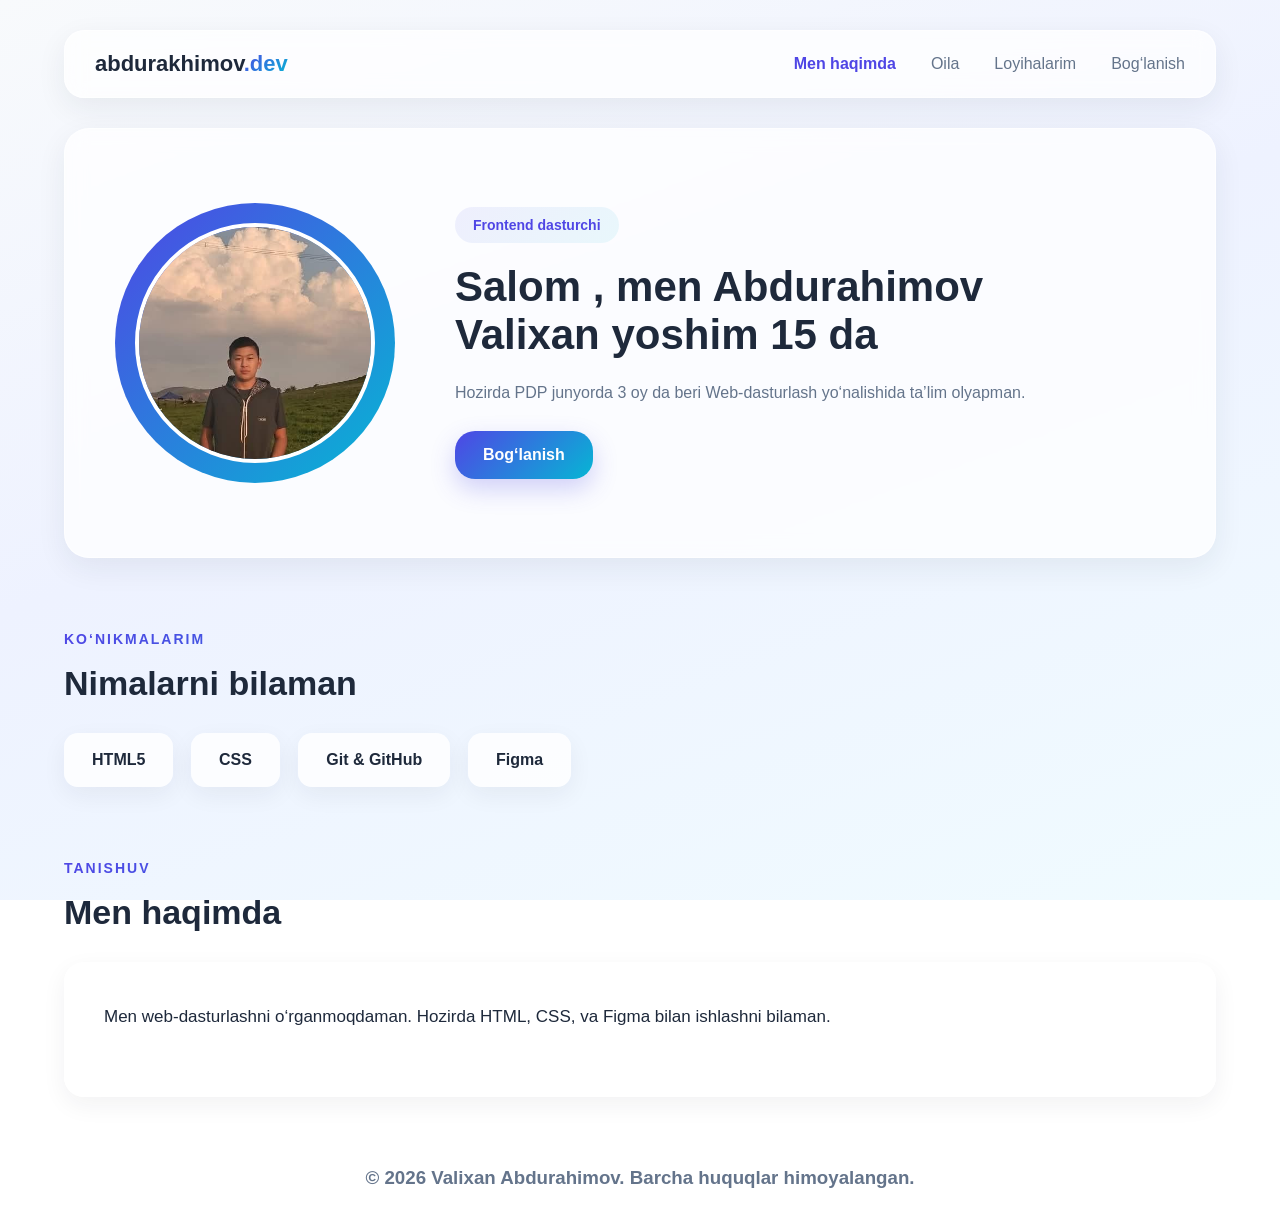
<file: index.html>
<!DOCTYPE html>
<html lang="en">

<head>
    <meta charset="UTF-8">
    <meta name="viewport" content="width=device-width, initial-scale=1.0">
    <title>Document</title>
    <link rel="stylesheet" href="./style.css">
    <link rel="stylesheet" href="https://unpkg.com/aos@2.3.1/dist/aos.css">
</head>

<body>
    <header>
        <div class="logo">abdurakhimov<span>.dev</span></div>

        <nav>
            <a href="./index.html">Men haqimda</a>
            <a href="./oila.html">Oila</a>
            <a href="./loyhalarim.html">Loyihalarim</a>
            <a href="./boglanish.html">Bog‘lanish</a>
        </nav>
    </header>

    <section class="hero">

        <div class="rasm" data-aos="fade-right">
            <img src="./imges/men.png" alt="Valihan">
        </div>

        <div class="text" data-aos="fade-left">
            <div class="badge">Frontend dasturchi</div>

            <h1>Salom , men Abdurahimov Valixan yoshim 15 da</h1>

            <p>
                Hozirda PDP junyorda 3 oy da beri Web-dasturlash yo‘nalishida ta’lim olyapman.
            </p>

            <button>Bog‘lanish</button>
        </div>

    </section>

    <section class="skills">

        <p class="small-title" data-aos="fade-up">KO‘NIKMALARIM</p>

        <h2 data-aos="fade-up">Nimalarni bilaman</h2>

        <div class="skills-box">

            <div class="skill" data-aos="zoom-in">
                <span>HTML5</span>
            </div>

            <div class="skill" data-aos="zoom-in" data-aos-delay="100">
                <span>CSS</span>
            </div>

            <div class="skill" data-aos="zoom-in" data-aos-delay="200">
                <span>Git & GitHub</span>
            </div>




            <div class="skill" data-aos="zoom-in" data-aos-delay="300">
                <span>Figma</span>
            </div>

        </div>

    </section>


    <section class="about">

        <p class="small-title" data-aos="fade-up">TANISHUV</p>

        <h2 data-aos="fade-up">Men haqimda</h2>

        <div class="about-box" data-aos="fade-up" data-aos-delay="100">

            <p>
                Men web-dasturlashni o‘rganmoqdaman.
                Hozirda HTML, CSS, va Figma
                bilan ishlashni bilaman.
            </p>

        </div>

    </section>

    <div class="Huquq">
        <h3>© 2026 Valixan Abdurahimov. Barcha huquqlar himoyalangan.</h3>
    </div>

    <script src="https://unpkg.com/aos@2.3.1/dist/aos.js"></script>
    <script>
        AOS.init({
            duration: 800,
            once: true
        });
    </script>
</body>

</html>
</file>
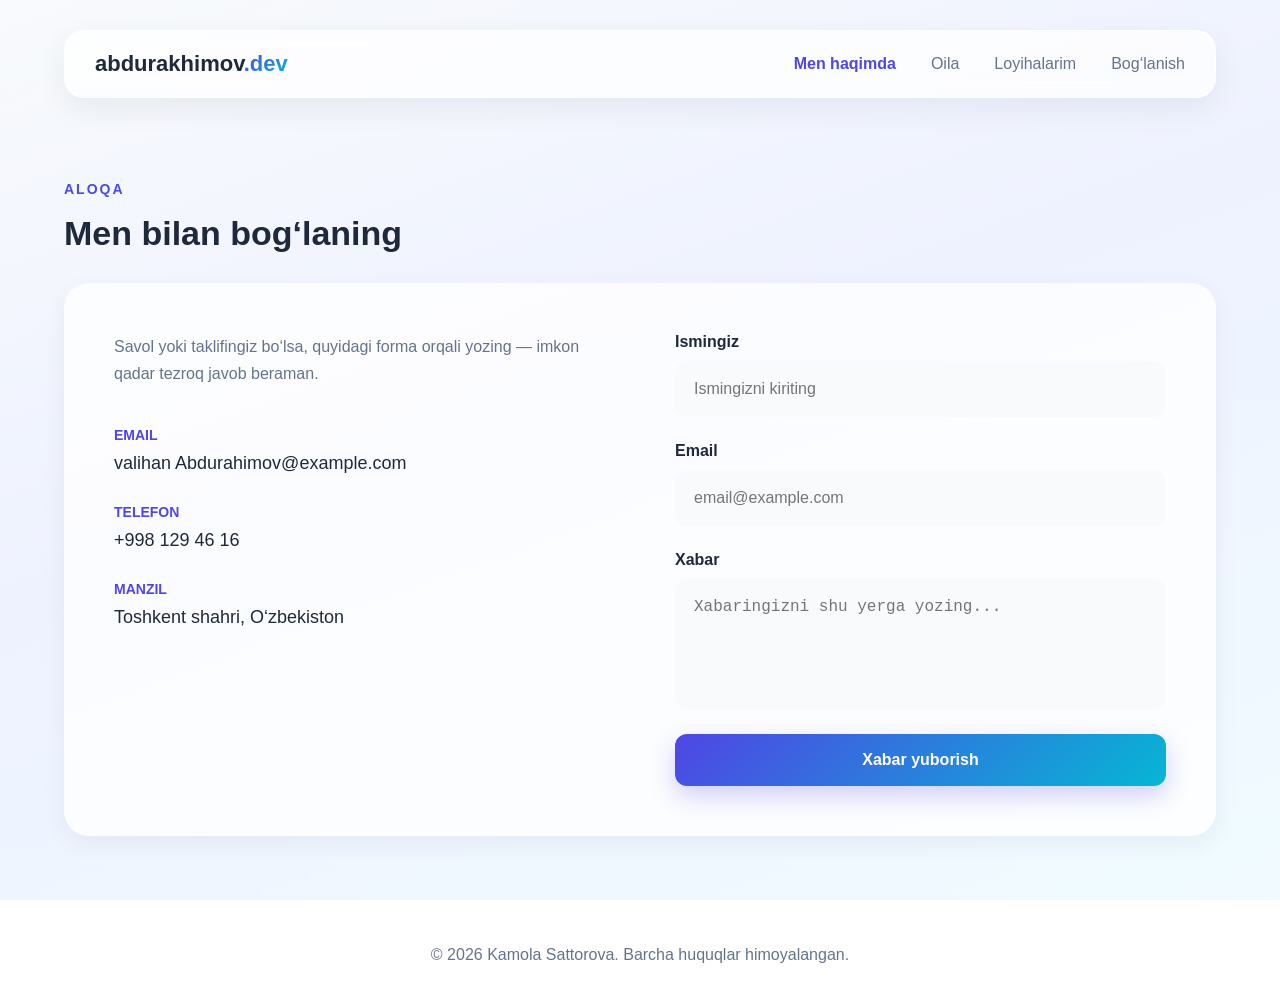
<file: boglanish.html>
<!DOCTYPE html>
<html lang="en">
<head>
    <meta charset="UTF-8">
    <meta name="viewport" content="width=device-width, initial-scale=1.0">
    <title>Document</title>
    <link rel="stylesheet" href="./style.css">
    <link rel="stylesheet" href="https://unpkg.com/aos@2.3.1/dist/aos.css">
</head>
<body>
    <header>
        <div class="logo">abdurakhimov<span>.dev</span></div>

        <nav>
            <a href="./index.html" >Men haqimda</a>
            <a href="./oila.html">Oila</a>
            <a href="./loyhalarim.html">Loyihalarim</a>
            <a href="./boglanish.html">Bog‘lanish</a>
        </nav>
    </header>


    <section class="contact">

<p class="small-title" data-aos="fade-up">ALOQA</p>

<h2 data-aos="fade-up">Men bilan bog‘laning</h2>

<div class="contact-box">


<div class="contact-info" data-aos="fade-right">

<p>
Savol yoki taklifingiz bo‘lsa, quyidagi forma orqali
yozing — imkon qadar tezroq javob beraman.
</p>

<div class="info">
<b>EMAIL</b>
<span>valihan Abdurahimov@example.com</span>
</div>

<div class="info">
<b>TELEFON</b>
<span>+998 129 46 16</span>
</div>

<div class="info">
<b>MANZIL</b>
<span>Toshkent shahri, O‘zbekiston</span>
</div>

</div>


<form class="contact-form" data-aos="fade-left">

<label>Ismingiz</label>
<input type="text" placeholder="Ismingizni kiriting">

<label>Email</label>
<input type="email" placeholder="email@example.com">

<label>Xabar</label>
<textarea placeholder="Xabaringizni shu yerga yozing..."></textarea>

<button type="submit">
Xabar yuborish
</button>

</form>

</div>

</section>


<footer>
© 2026 Kamola Sattorova. Barcha huquqlar himoyalangan.
</footer>

<script src="https://unpkg.com/aos@2.3.1/dist/aos.js"></script>
<script>
    AOS.init({
        duration: 800,
        once: true
    });
</script>
</body>
</html>
</file>
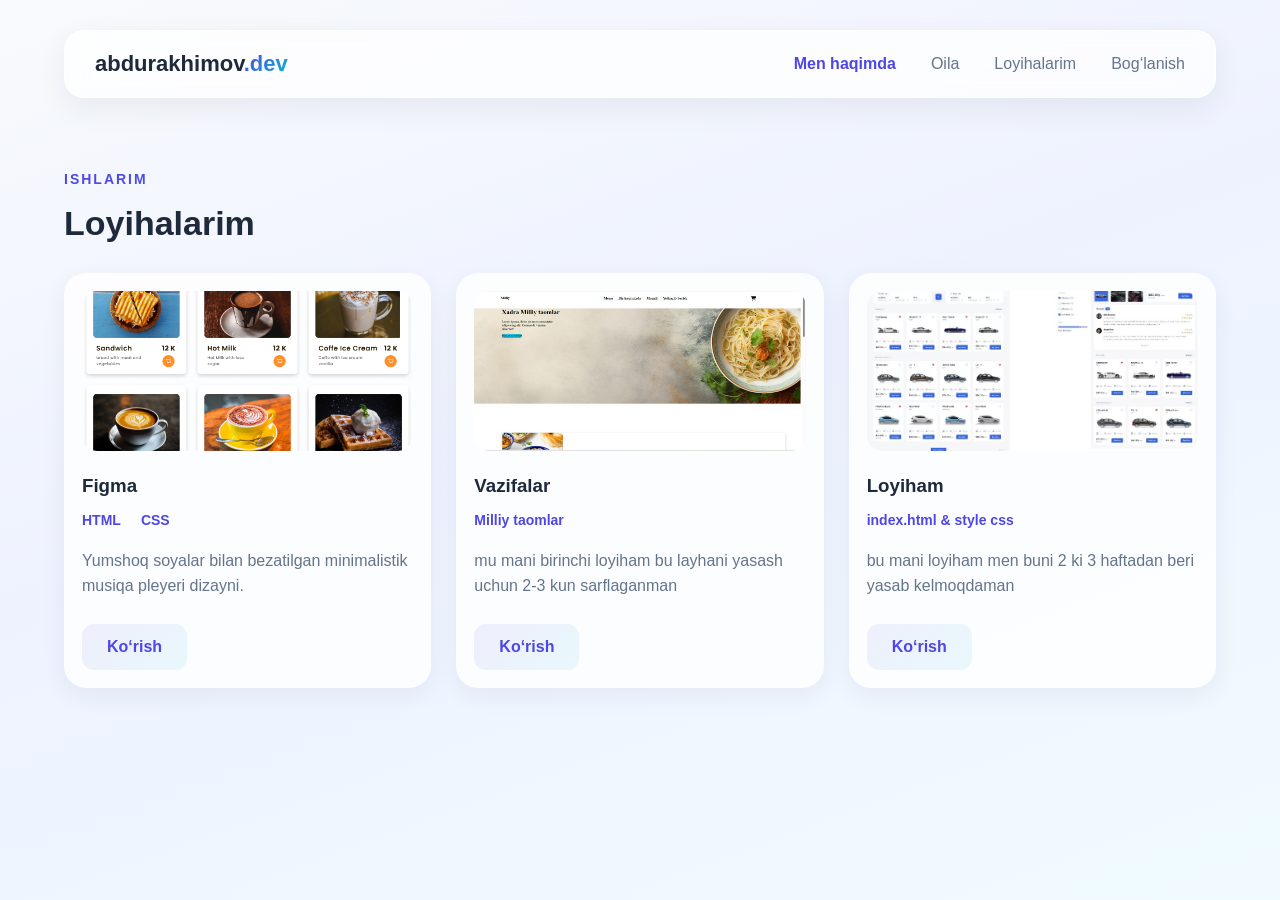
<file: loyhalarim.html>
<!DOCTYPE html>
<html lang="en">

<head>
    <meta charset="UTF-8">
    <meta name="viewport" content="width=device-width, initial-scale=1.0">
    <title>Document</title>
    <link rel="stylesheet" href="./style.css">
    <link rel="stylesheet" href="https://unpkg.com/aos@2.3.1/dist/aos.css">
</head>

<body>
    <header>
        <div class="logo">abdurakhimov<span>.dev</span></div>

        <nav>
            <a href="./index.html">Men haqimda</a>
            <a href="./oila.html">Oila</a>
            <a href="#">Loyihalarim</a>
            <a href="./boglanish.html">Bog‘lanish</a>
        </nav>
    </header>
    <section class="projects">

        <p class="small-title" data-aos="fade-up">ISHLARIM</p>
        <h2 data-aos="fade-up">Loyihalarim</h2>

        <div class="project-box">


            <div class="project-card" data-aos="fade-up">

                <img src="./imges/Menu.png" alt="Musiqa pleyeri">

                <h3>Figma</h3>

                <div class="tags">
                    <span>HTML</span>
                    <span>CSS</span>
                </div>

                <p>
                    Yumshoq soyalar bilan bezatilgan
                    minimalistik musiqa pleyeri dizayni.
                </p>

                <button>Ko‘rish</button>

            </div>



            <div class="project-card" data-aos="fade-up" data-aos-delay="150">

                <img src="./imges/milliy .png" alt="Vazifalar ro‘yxati">

                <h3>Vazifalar </h3>

                <div class="tags">
                    <span>Milliy taomlar </span>

                </div>

                <p>
                    mu mani birinchi loyiham bu layhani yasash uchun 2-3 kun sarflaganman
                </p>

                <button>Ko‘rish</button>

            </div>



            <div class="project-card" data-aos="fade-up" data-aos-delay="300">

                <img src="./imges/rasm.png" alt="Ob-havo vidjeti">

                <h3>Loyiham</h3>

                <div class="tags">
                    <span>index.html & style css</span>
                </div>

                <p>
                    bu mani loyiham men buni 2 ki 3 haftadan beri yasab kelmoqdaman
                </p>

                <a href="https://ornate-tarsier-d2092f.netlify.app/">
                    <button>Ko‘rish</button>
                </a>

            </div>

        </div>

    </section>

    <script src="https://unpkg.com/aos@2.3.1/dist/aos.js"></script>
    <script>
        AOS.init({
            duration: 800,
            once: true
        });
    </script>
</body>

</html>
</file>
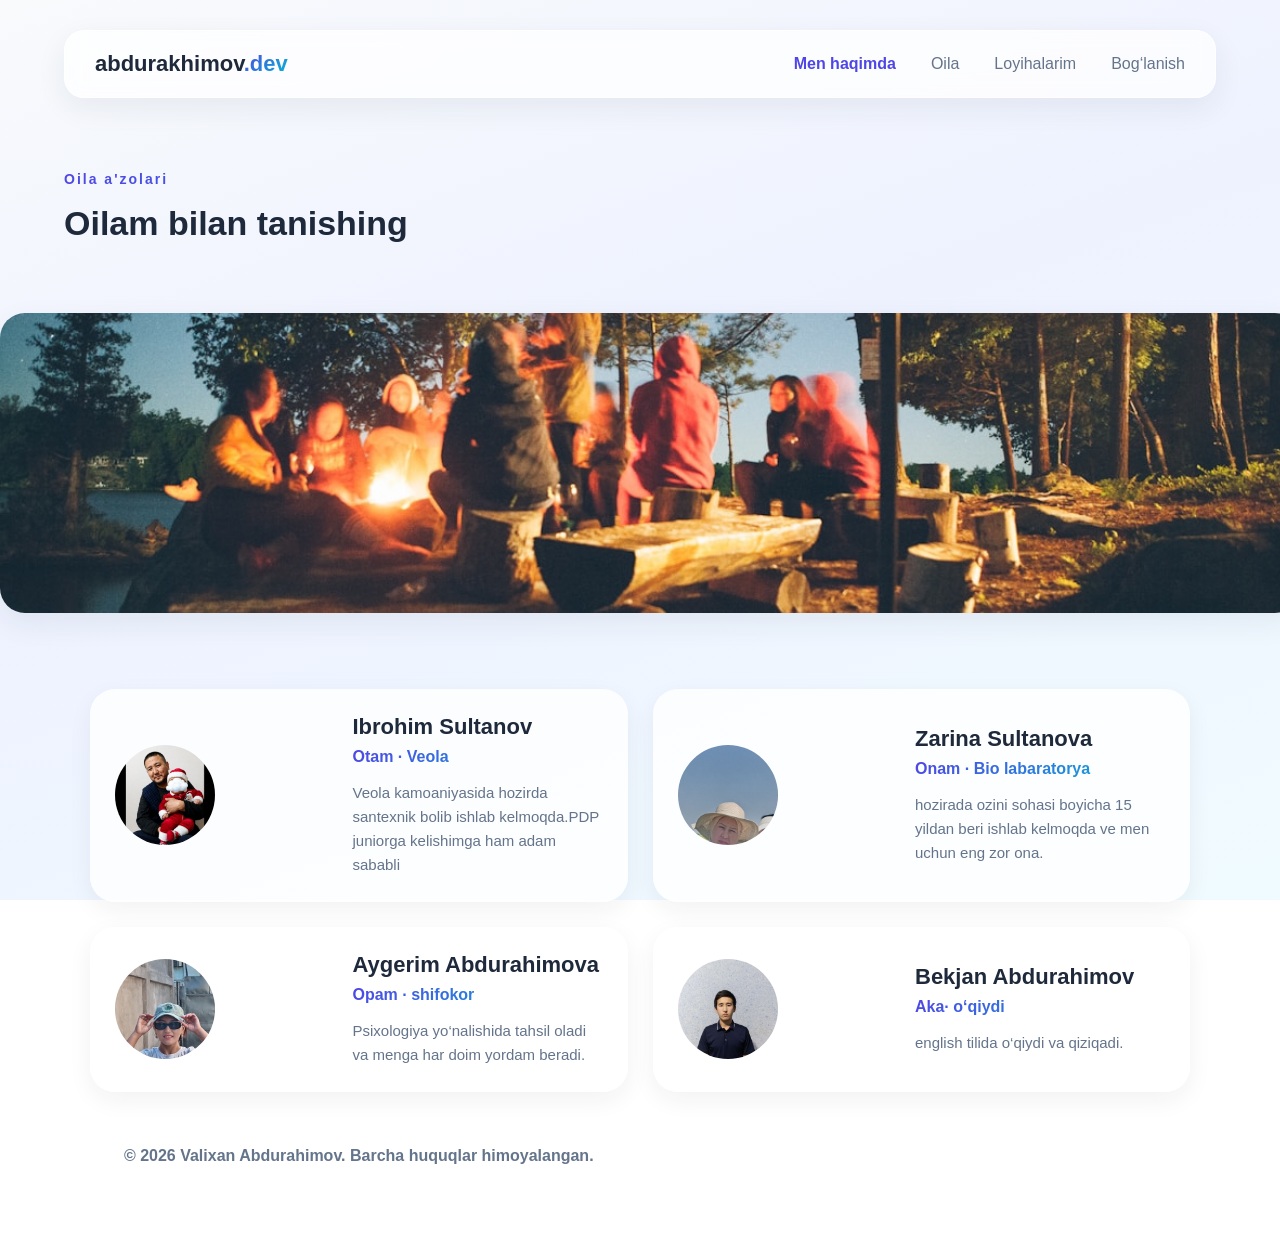
<file: oila.html>
<!DOCTYPE html>
<html lang="en">
<head>
    <meta charset="UTF-8">
    <meta name="viewport" content="width=device-width, initial-scale=1.0">
    <title>Document</title>
    <link rel="stylesheet" href="./style.css">
    <link rel="stylesheet" href="https://unpkg.com/aos@2.3.1/dist/aos.css">
</head>
<body>
     <header>
        <div class="logo">abdurakhimov<span>.dev</span></div>

        <nav>
            <a href="./index.html">Men haqimda</a>
            <a href="./oila.html">Oila</a>
            <a href="./loyhalarim.html">Loyihalarim</a>
            <a href="./boglanish.html">Bog‘lanish</a>
        </nav>
    </header>
    <div class="skills">
        <p class="small-title" data-aos="fade-up">Oila a'zolari</p>

<h2 data-aos="fade-up">Oilam bilan tanishing</h2>
    </div>
    <div class="oia-img" data-aos="zoom-in">
        <img src="./imges/iola.png" alt="">
    </div>


   <div class="cards">

<div class="card" data-aos="fade-up">
<img src="./imges/ada.png" alt="Ota">
<div>
<h2>Ibrohim Sultanov</h2>
<h3>Otam · Veola</h3>
<p>Veola kamoaniyasida hozirda santexnik bolib  ishlab kelmoqda.PDP juniorga kelishimga ham adam sababli</p>
</div>
</div>

<div class="card" data-aos="fade-up" data-aos-delay="100">
<img src="./imges/ona.png" alt="Ona">
<div>
<h2> Zarina Sultanova</h2>
<h3>Onam · Bio labaratorya</h3>
<p>hozirada ozini sohasi boyicha 15 yildan beri ishlab kelmoqda ve men uchun eng zor ona.</p>
</div>
</div>

<div class="card" data-aos="fade-up" data-aos-delay="200">
<img src="./imges/opa.png" alt="Opa">
<div>
<h2>Aygerim Abdurahimova</h2>
<h3>Opam · shifokor</h3>
<p>Psixologiya yo‘nalishida tahsil oladi va menga har doim yordam beradi.</p>
</div>
</div>

<div class="card" data-aos="fade-up" data-aos-delay="300">
<img src="./imges/aka.png" alt="aka">
<div>
<h2>Bekjan Abdurahimov</h2>
<h3>Aka· o‘qiydi</h3>
<p> english tilida o‘qiydi va  qiziqadi.</p>
</div>
</div>

<div class="Huquq-1">
    <h4>© 2026 Valixan Abdurahimov. Barcha huquqlar himoyalangan.</h4>
</div>

<script src="https://unpkg.com/aos@2.3.1/dist/aos.js"></script>
<script>
    AOS.init({
        duration: 800,
        once: true
    });
</script>

</body>
</html>
</file>
<file: style.css>
:root {
    --gradient: linear-gradient(135deg, #4f46e5 0%, #06b6d4 100%);
    --gradient-soft: linear-gradient(135deg, rgba(79, 70, 229, 0.08), rgba(6, 182, 212, 0.08));
    --ink: #1e293b;
    --muted: #64748b;
    --accent: #4f46e5;
    --shadow-soft: 0 10px 30px rgba(30, 41, 59, 0.07);
    --shadow-card: 0 8px 24px rgba(30, 41, 59, 0.06);
}

* {
    margin: 0;
    padding: 0;
    box-sizing: border-box;
}

body {
    font-family: Arial, sans-serif;
    background: linear-gradient(160deg, #f8fafc 0%, #eef2ff 45%, #f0fbff 100%);
    background-attachment: fixed;
    color: var(--ink);
}

header {
    width: 90%;
    margin: 30px auto;
    padding: 20px 30px;

    background: rgba(255, 255, 255, 0.75);
    backdrop-filter: blur(10px);
    border: 1px solid rgba(255, 255, 255, 0.6);
    border-radius: 20px;

    display: flex;
    justify-content: space-between;
    align-items: center;

    box-shadow: var(--shadow-soft);

}

.logo {
    font-size: 22px;
    font-weight: bold;
}

.logo span {
    background: var(--gradient);
    -webkit-background-clip: text;
    background-clip: text;
    color: transparent;
}

nav {
    display: flex;
    gap: 35px;
}

nav a {
    text-decoration: none;
    color: var(--muted);
    transition: color 0.2s ease;
}

nav a:hover {
    color: var(--accent);
}

nav a:first-child {
    color: var(--accent);
    font-weight: bold;
}



.hero {
    width: 90%;
    min-height: 430px;
    margin: 20px auto;

    background: rgba(255, 255, 255, 0.75);
    backdrop-filter: blur(10px);
    border: 1px solid rgba(255, 255, 255, 0.6);
    border-radius: 25px;

    display: flex;
    align-items: center;
    gap: 60px;

    padding: 50px;

    box-shadow: var(--shadow-soft);

}

.rasm {
    width: 280px;
    height: 280px;

    border-radius: 50%;
    padding: 6px;
    background: var(--gradient);

    display: flex;
    justify-content: center;
    align-items: center;
}

.rasm img {
    width: 240px;
    height: 240px;

    object-fit: cover;
    border-radius: 50%;
    border: 4px solid white;
}

.text {
    max-width: 650px;
}

.badge {
    display: inline-block;

    padding: 10px 18px;

    color: var(--accent);
    background: var(--gradient-soft);
    font-weight: bold;
    font-size: 14px;

    border-radius: 20px;

    margin-bottom: 20px;
}

h1 {
    font-size: 42px;
    margin-bottom: 20px;
}

p {
    color: var(--muted);
    line-height: 1.7;
    margin-bottom: 25px;
}

button {
    border: none;

    padding: 15px 28px;

    background: var(--gradient);
    color: white;

    border-radius: 20px;

    font-size: 16px;
    font-weight: bold;

    box-shadow: 0 10px 25px rgba(79, 70, 229, 0.25);

    cursor: pointer;
    transition: transform 0.2s ease, box-shadow 0.2s ease;
}

button:hover {
    transform: translateY(-2px);
    box-shadow: 0 14px 30px rgba(79, 70, 229, 0.3);
}

.skills {
    width: 90%;
    margin: 70px auto;
}

.small-title {
    background: var(--gradient);
    -webkit-background-clip: text;
    background-clip: text;
    color: transparent;
    font-size: 14px;
    font-weight: bold;
    letter-spacing: 2px;
    margin-bottom: 12px;
}

.skills h2,
.about h2 {
    font-size: 34px;
    margin-bottom: 30px;
}

.skills-box {
    display: flex;
    gap: 18px;
    flex-wrap: wrap;
}

.skill {
    background: rgba(255, 255, 255, 0.8);

    padding: 18px 28px;

    border-radius: 14px;

    box-shadow: var(--shadow-card);
    font-weight: bold;
    transition: transform 0.2s ease, box-shadow 0.2s ease;
}

.skill:hover {
    transform: translateY(-3px);
    box-shadow: var(--shadow-soft);
}




.about {
    width: 90%;
    margin: 70px auto;
}

.about-box {
    background: rgba(255, 255, 255, 0.8);

    padding: 40px;

    border-radius: 20px;

    box-shadow: var(--shadow-card);
}

.about-box p {
    color: var(--ink);
    line-height: 1.8;
    font-size: 17px;
}

.Huquq {
    width: auto;
    height: -1px;
    text-align: center;
    color: var(--muted);
    padding-bottom: 30px;
}

.oia-img {
    text-align: center;
}

.oia-img img {
    width: 1300px;
    height: 300px;
    object-fit: cover;
    border-radius: 25px;
    margin-bottom: 32px;
    box-shadow: var(--shadow-soft);
}

.cards {
    display: grid;
    grid-template-columns: 1fr 1fr;
    gap: 25px;
    max-width: 1100px;
    margin: 40px auto;
}

.card {
    background: rgba(255, 255, 255, 0.8);
    padding: 25px;
    border-radius: 25px;
    display: flex;
    align-items: center;
    justify-content: space-between;
    box-shadow: var(--shadow-card);
    transition: transform 0.2s ease, box-shadow 0.2s ease;
}

.card:hover {
    transform: translateY(-3px);
    box-shadow: var(--shadow-soft);
}

.card img {
    display: block;
    width: 100px;
    height: 100px;
    border-radius: 50%;
    object-fit: cover;
}

.card div {
    width: 250px;
}

.card h2 {
    margin: 0 0 8px;
    color: var(--ink);
    font-size: 22px;
}

.card h3 {
    margin: 0 0 15px;
    background: var(--gradient);
    -webkit-background-clip: text;
    background-clip: text;
    color: transparent;
    font-size: 16px;
}

.card p {
    margin: 0;
    color: var(--muted);
    line-height: 1.6;
    font-size: 15px;
}

.Huquq-1 {
    margin-top: 30px;
    width: auto;
    text-align: center;
    color: var(--muted);
    padding-bottom: 30px;
}

.projects {
    width: 90%;
    margin: 70px auto;
}

.projects h2 {
    font-size: 34px;
    margin-bottom: 30px;
}

.project-box {
    display: grid;
    grid-template-columns: repeat(3, 1fr);
    gap: 25px;
}

.project-card {
    background: rgba(255, 255, 255, 0.8);
    padding: 18px;
    border-radius: 22px;

    box-shadow: var(--shadow-card);
    transition: transform 0.2s ease, box-shadow 0.2s ease;
}

.project-card:hover {
    transform: translateY(-4px);
    box-shadow: var(--shadow-soft);
}

.project-card img {
    width: 100%;
    height: 160px;

    object-fit: cover;
    border-radius: 15px;
}

.project-card h3 {
    margin-top: 20px;
    margin-bottom: 15px;
}

.tags {
    display: flex;
    gap: 20px;
    margin-bottom: 20px;
}

.tags span {
    color: var(--accent);
    font-size: 14px;
    font-weight: bold;

}

.project-card p {
    color: var(--muted);
    line-height: 1.6;
}

.project-card button {
    border: none;
    background: var(--gradient-soft);

    color: var(--accent);
    font-size: 16px;
    font-weight: bold;

    padding: 14px 25px;
    border-radius: 12px;

    box-shadow: none;

    cursor: pointer;
}

.project-card button:hover {
    transform: translateY(-2px);
    box-shadow: var(--shadow-card);
}

.contact {
    width: 90%;
    margin: 80px auto;
}

.contact h2 {
    font-size: 34px;
    margin-bottom: 30px;
}

.contact-box {
    background: rgba(255, 255, 255, 0.8);
    border-radius: 25px;
    padding: 50px;

    display: grid;
    grid-template-columns: 1fr 1fr;
    gap: 70px;

    box-shadow: var(--shadow-card);
}




.contact-info>p {
    color: var(--muted);
    line-height: 1.7;
    margin-bottom: 40px;
}

.info {
    margin-bottom: 30px;
}

.info b {
    display: block;

    color: var(--accent);

    font-size: 14px;

    margin-bottom: 10px;
}

.info span {
    color: var(--ink);
    font-size: 18px;
}




.contact-form {
    display: flex;
    flex-direction: column;
}

.contact-form label {
    font-weight: bold;
    margin-bottom: 10px;
}

.contact-form input,
.contact-form textarea {
    width: 100%;

    border: 1px solid transparent;
    outline: none;

    background: #f8fafc;

    padding: 18px;

    border-radius: 12px;

    margin-bottom: 25px;

    font-size: 16px;
    transition: border-color 0.2s ease;
}

.contact-form input:focus,
.contact-form textarea:focus {
    border-color: var(--accent);
}

.contact-form textarea {
    height: 130px;
    resize: none;
}

.contact-form button {
    border: none;

    background: var(--gradient);
    color: white;

    padding: 17px;

    border-radius: 12px;

    font-size: 16px;
    font-weight: bold;

    box-shadow: 0 10px 25px rgba(79, 70, 229, 0.25);

    cursor: pointer;
}




footer {
    text-align: center;

    padding: 30px;

    color: var(--muted);
}
</file>
